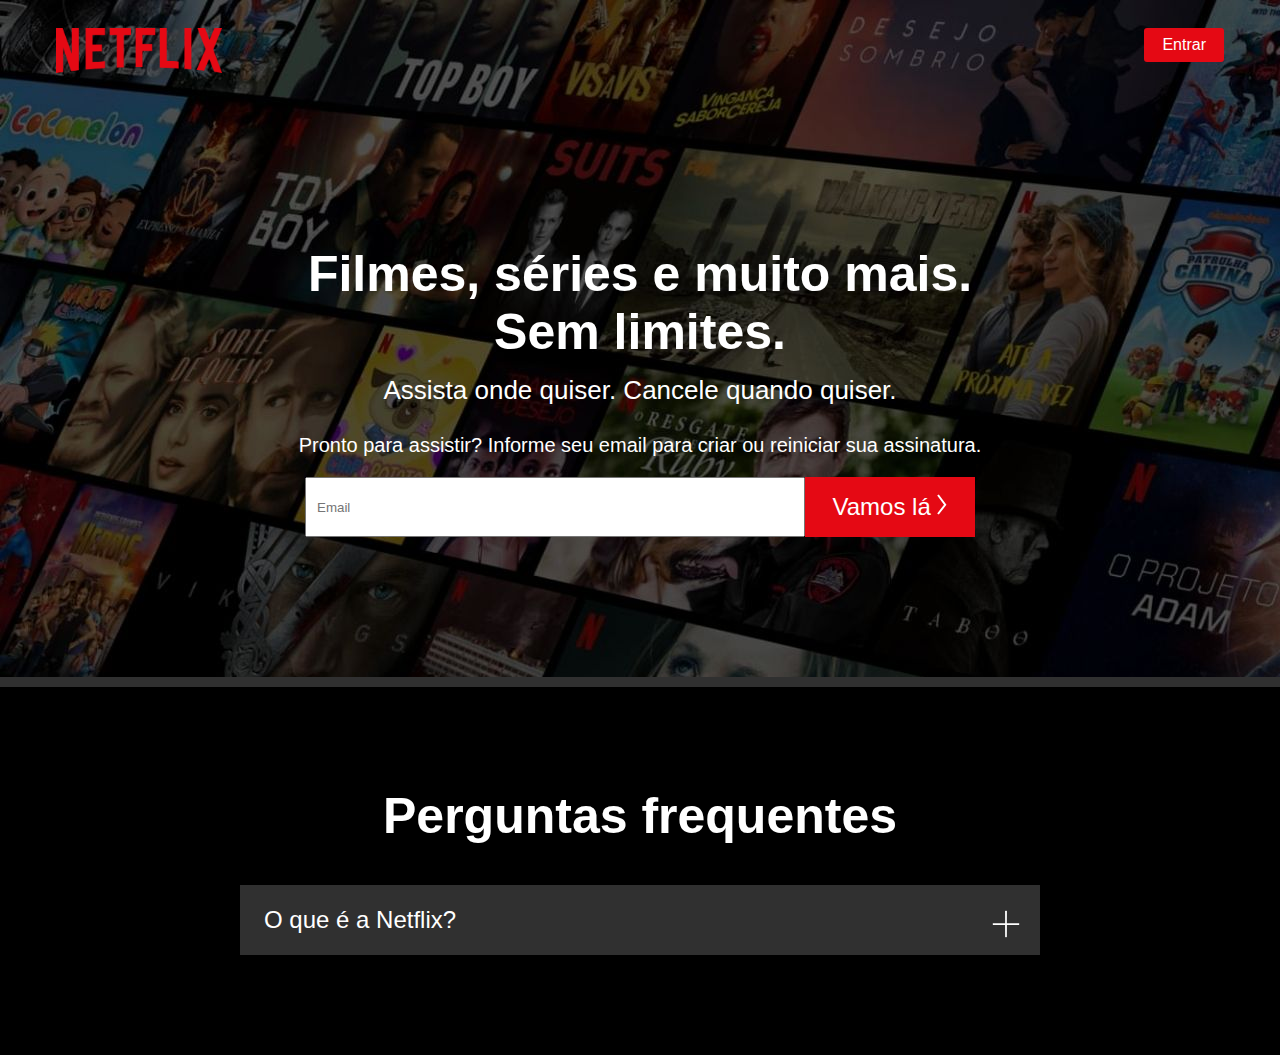
<file: index.html>
<!DOCTYPE html>
<html lang="pt-BR">

<head>
    <meta charset="UTF-8">
    <meta http-equiv="X-UA-Compatible" content="IE=edge">
    <meta name="viewport" content="width=device-width, initial-scale=1.0">
    <link rel="stylesheet" href="./styles.css">
    <title>Netflix</title>
</head>

<body>
    <div id="container">
        <div id="header">
            <img id="logo-netflix" src="./assets/netflix.svg" alt="logo-netflix">
            <button id="button-enter">Entrar</button>
        </div>
        <div>
            <h1>Filmes, séries e muito mais. Sem limites.</h1>
            <p id="paragraph-watch">Assista onde quiser. Cancele quando quiser.</p>
            <p id="paragraph-ready">Pronto para assistir? Informe seu email para criar ou reiniciar sua assinatura.</p>

            <div id="form">
                <input placeholder="Email">
                <button id="button-email"> Vamos lá <img src="./assets/seta.svg" alt="seta"> </button>
            </div>
        </div>
    </div>

    <div id="baseboard">
        <h2>Perguntas frequentes</h2>
        <button id="button-question"> O que é a Netflix? <img id="image-question" src="./assets/fechar.svg" alt="fechar"></button>
        <div id="question">
            <p class="paragraph-question">A Netflix é um serviço de transmissão online que oferece uma ampla variedade de séries, filmes e documentários premiados em milhares de aparelhos conectados à internet.</p>
            <br>
            <p class="paragraph-question">Você pode assistir a quantos filmes e séries quiser, quando e onde quiser, sem comerciais – tudo por um preço mensal bem acessível. Aqui você sempre encontra novidades. A cada semana, adicionamos novas séries e filmes.</p>

        </div>
    </div>


</body>
<script src="./script.js"></script>

</html>
</file>
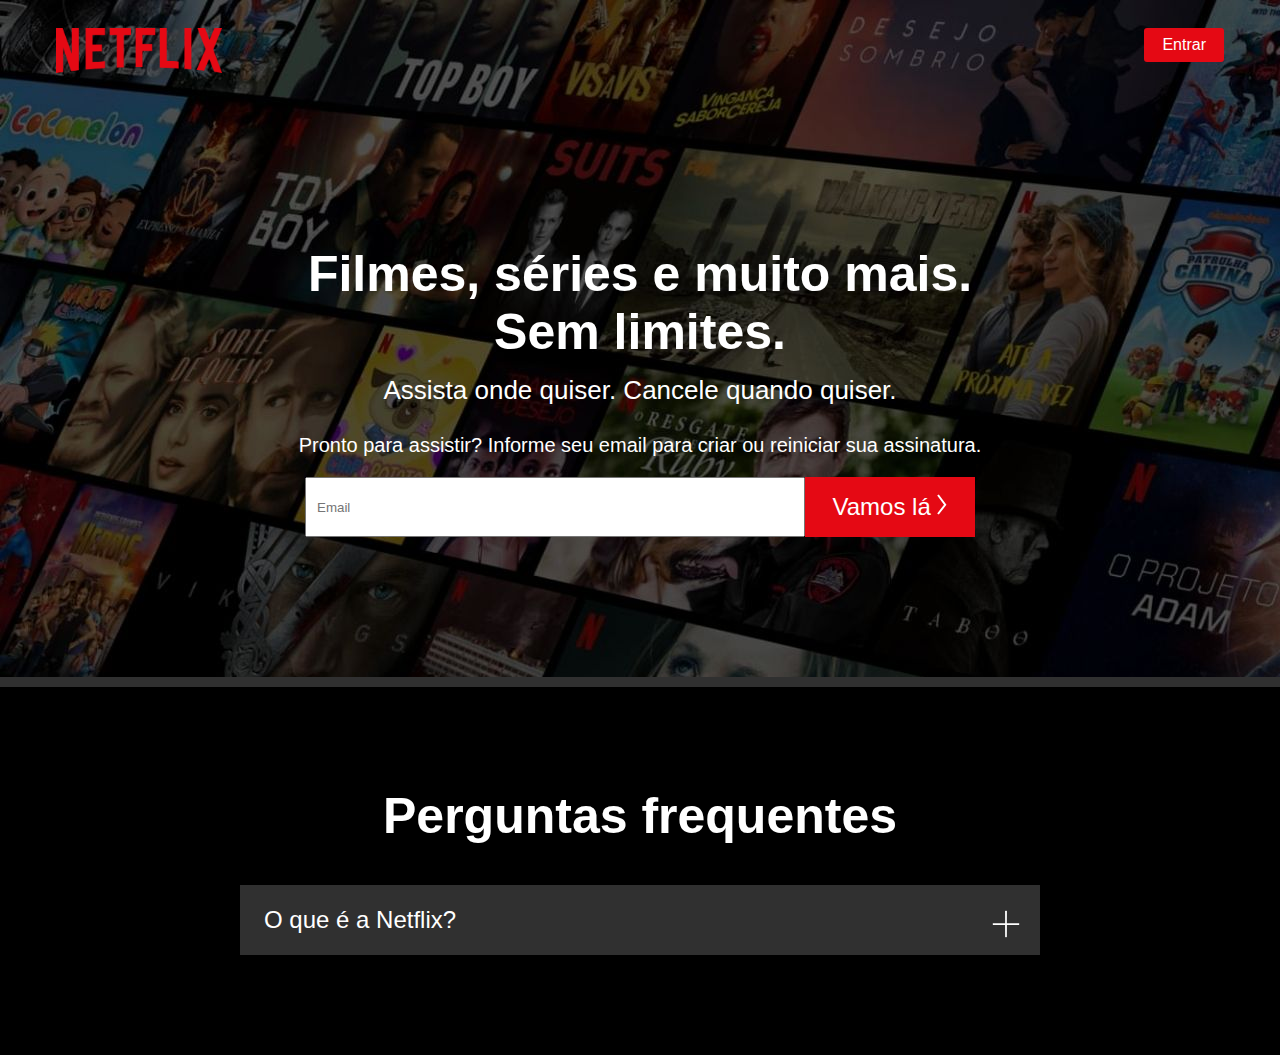
<file: Web Page Netflix/index.html>
<!DOCTYPE html>
<html lang="pt-BR">

<head>
    <meta charset="UTF-8">
    <meta http-equiv="X-UA-Compatible" content="IE=edge">
    <meta name="viewport" content="width=device-width, initial-scale=1.0">
    <link rel="stylesheet" href="./assets/styles.css">
    <title>Netflix</title>
</head>

<body>
    <div id="container">
        <div id="header">
            <img id="logo-netflix" src="./assets/netflix.svg" alt="logo-netflix">
            <button id="button-enter">Entrar</button>
        </div>
        <div>
            <h1>Filmes, séries e muito mais. Sem limites.</h1>
            <p id="paragraph-watch">Assista onde quiser. Cancele quando quiser.</p>
            <p id="paragraph-ready">Pronto para assistir? Informe seu email para criar ou reiniciar sua assinatura.</p>

            <div id="form">
                <input placeholder="Email">
                <button id="button-email"> Vamos lá <img src="./assets/seta.svg" alt="seta"> </button>
            </div>
        </div>
    </div>

    <div id="baseboard">
        <h2>Perguntas frequentes</h2>
        <button id="button-question"> O que é a Netflix? <img id="image-question" src="./assets/fechar.svg" alt="fechar"></button>
        <div id="question">
            <p class="paragraph-question">A Netflix é um serviço de transmissão online que oferece uma ampla variedade de séries, filmes e documentários premiados em milhares de aparelhos conectados à internet.</p>
            <br>
            <p class="paragraph-question">Você pode assistir a quantos filmes e séries quiser, quando e onde quiser, sem comerciais – tudo por um preço mensal bem acessível. Aqui você sempre encontra novidades. A cada semana, adicionamos novas séries e filmes.</p>

        </div>
    </div>


</body>
<script src="./assets/script.js"></script>

</html>
</file>
<file: styles.css>
* {
    margin: 0;
    padding: 0;
    box-sizing: border-box;
    font-family: 'Netflix Sans', 'Helvetica Neue', Helvetica, Arial, sans-serif;
    color: white;
}

#container {
    background: url("./assets/background.jpeg");
    padding-bottom: 140px;
}

#button-enter {
    background: #e50914;
    font-size: 16px;
    padding: 8px 18px;
    border: 0;
    border-radius: 3px;
    float: right;
    cursor: pointer;
}

#button-enter:hover {
    opacity: 0.8;
}

#header {
    padding: 28px 56px;
}

h1 {
    text-align: center;
    font-size: 50px;
    width: 700px;
    margin-left: auto;
    margin-right: auto;
    margin-top: 140px;
}

#paragraph-watch {
    font-size: 26px;
    text-align: center;
    margin-top: 14px;
}

#paragraph-ready {
    font-size: 20px;
    text-align: center;
    margin-top: 28px;
}

input {
    width: 500px;
    padding-left: 10px;
}

#button-email {
    width: 170px;
    background-color: #e50914;
    border: 0;
    font-size: 24px;
    cursor: pointer;
}

#button-email:hover {
    color: black;
    opacity: 0.8;
}

#form {
    display: flex;
    justify-content: center;
    margin-top: 20px;
    height: 60px;
}

#baseboard {
    background: black;
    border-top: 10px solid #303030;
    padding: 100px 0;
}

h2 {
    font-size: 50px;
    text-align: center;
}

#button-question {
    width: 800px;
    background-color: #303030;
    height: 70px;
    border: 0;
    font-size: 24px;
    margin-top: 40px;
    text-align: left;
    padding: 0 24px;
    margin-left: auto;
    margin-right: auto;
    display: block;
    cursor: pointer;
}

#image-question {
    float: right;
    margin-top: 8px;
    transform: rotate(45deg);
}

#image-question-spin {
    float: right;
    margin-top: 8px;
    transform: rotate(90deg);
}

#question {
    width: 800px;
    background-color: #303030;
    margin-left: auto;
    margin-right: auto;
    margin-top: 3px;
    padding: 24px;
    display: none;
}

.paragraph-question {
    font-size: 24px;

@media screen {
    
}

}
</file>
<file: Web Page Netflix/assets/styles.css>
* {
    margin: 0;
    padding: 0;
    box-sizing: border-box;
    font-family: 'Netflix Sans', 'Helvetica Neue', Helvetica, Arial, sans-serif;
    color: white;
}

#container {
    background: url("./background.jpeg");
    padding-bottom: 140px;
}

#button-enter {
    background: #e50914;
    font-size: 16px;
    padding: 8px 18px;
    border: 0;
    border-radius: 3px;
    float: right;
    cursor: pointer;
}

#button-enter:hover {
    opacity: 0.8;
}

#header {
    padding: 28px 56px;
}

h1 {
    text-align: center;
    font-size: 50px;
    width: 700px;
    margin-left: auto;
    margin-right: auto;
    margin-top: 140px;
}

#paragraph-watch {
    font-size: 26px;
    text-align: center;
    margin-top: 14px;
}

#paragraph-ready {
    font-size: 20px;
    text-align: center;
    margin-top: 28px;
}

input {
    width: 500px;
    padding-left: 10px;
}

#button-email {
    width: 170px;
    background-color: #e50914;
    border: 0;
    font-size: 24px;
    cursor: pointer;
}

#button-email:hover {
    color: black;
    opacity: 0.8;
}

#form {
    display: flex;
    justify-content: center;
    margin-top: 20px;
    height: 60px;
}

#baseboard {
    background: black;
    border-top: 10px solid #303030;
    padding: 100px 0;
}

h2 {
    font-size: 50px;
    text-align: center;
}

#button-question {
    width: 800px;
    background-color: #303030;
    height: 70px;
    border: 0;
    font-size: 24px;
    margin-top: 40px;
    text-align: left;
    padding: 0 24px;
    margin-left: auto;
    margin-right: auto;
    display: block;
    cursor: pointer;
}

#image-question {
    float: right;
    margin-top: 8px;
    transform: rotate(45deg);
}

#image-question-spin {
    float: right;
    margin-top: 8px;
    transform: rotate(90deg);
}

#question {
    width: 800px;
    background-color: #303030;
    margin-left: auto;
    margin-right: auto;
    margin-top: 3px;
    padding: 24px;
    display: none;
}

.paragraph-question {
    font-size: 24px;
}
</file>
